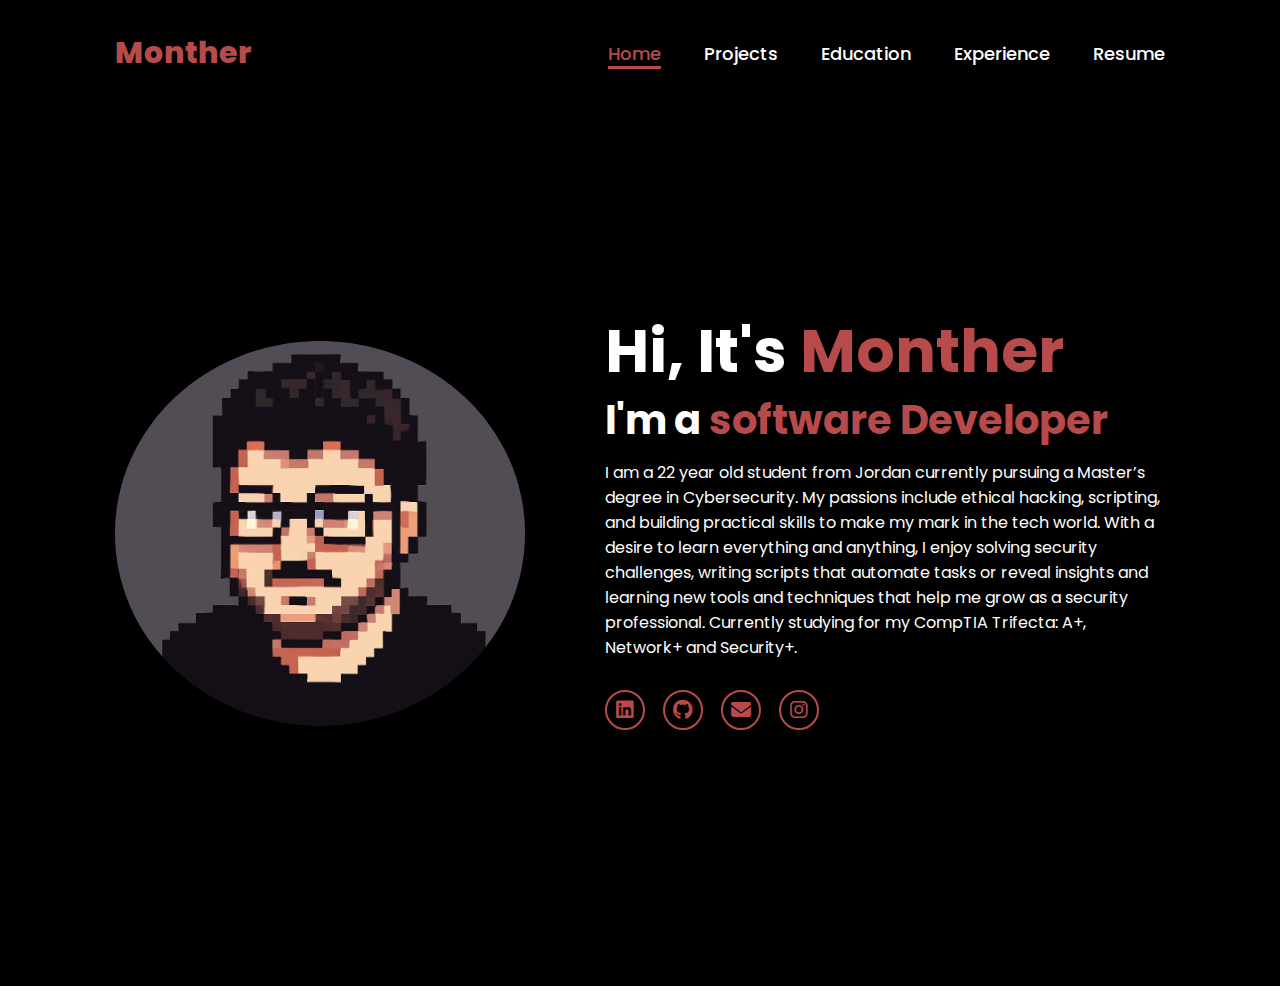
<file: index.html>
<!DOCTYPE html>
<html lang="en">
    
<head>
    <meta charset="UTF-8">
    <meta name="viewport" content="width=device-width, initial-scale=1.0">
    <link rel="stylesheet" href="https://cdnjs.cloudflare.com/ajax/libs/font-awesome/6.5.2/css/all.min.css">
    <link rel="stylesheet" href="style.css">
    <title>Portfolio Website</title>
</head>
<body>
    <header>
        <a href="#" class="logo">Monther</a>

        <nav>
            <a href="#" class="active"> Home</a>
            <a href="projects.html" >Projects</a>
            <a href="education.html" >Education</a>
            <a href="experience.html" >Experience</a>
            <a href="Resume.pdf" target="_blank">Resume</a>
        </nav>
        <div class="menu-icon">
  <i class="fa-solid fa-bars open-icon"></i>
  <i class="fa-solid fa-xmark close-icon"></i>
</div>
    </header>
    <section class="home">
        <div class="home-img">
            <img src="Pixel Art.png" alt="">
        </div>
        <div class="home-content">
            <h1>Hi, It's <span>Monther</span></h1>
            <h3 class="typing-text">I'm a <span></span></h3>
            <p>I am a 22 year old student from Jordan currently pursuing a Master’s degree in Cybersecurity. My passions include ethical hacking, scripting, and building practical skills to make my mark in the tech world. With a desire to learn everything and anything, I enjoy solving security challenges, writing scripts that automate tasks or reveal insights and learning new tools and techniques that help me grow as a security professional. Currently studying for my CompTIA Trifecta: A+, Network+ and Security+.</p>
            <div class="social-icons">
                <a href="https://www.linkedin.com/in/montheralsayyed/"target="_blank"><i class="fa-brands fa-linkedin"></i></a>
                <a href="https://github.com/montheralsayyed/About-Me"target="_blank"><i class="fa-brands fa-github"></i></a>
                <a href="mailto:montheraalsayyed@gmail.com"target="_blank"><i class="fa-solid fa-envelope"></i></a>
                <a href="https://www.instagram.com/montheralsayyed/"target="_blank"><i class="fa-brands fa-instagram"></i></a>
            </div>
        </div>
    </section>
    <script src="script.js"></script>
</body>
</html>
</file>
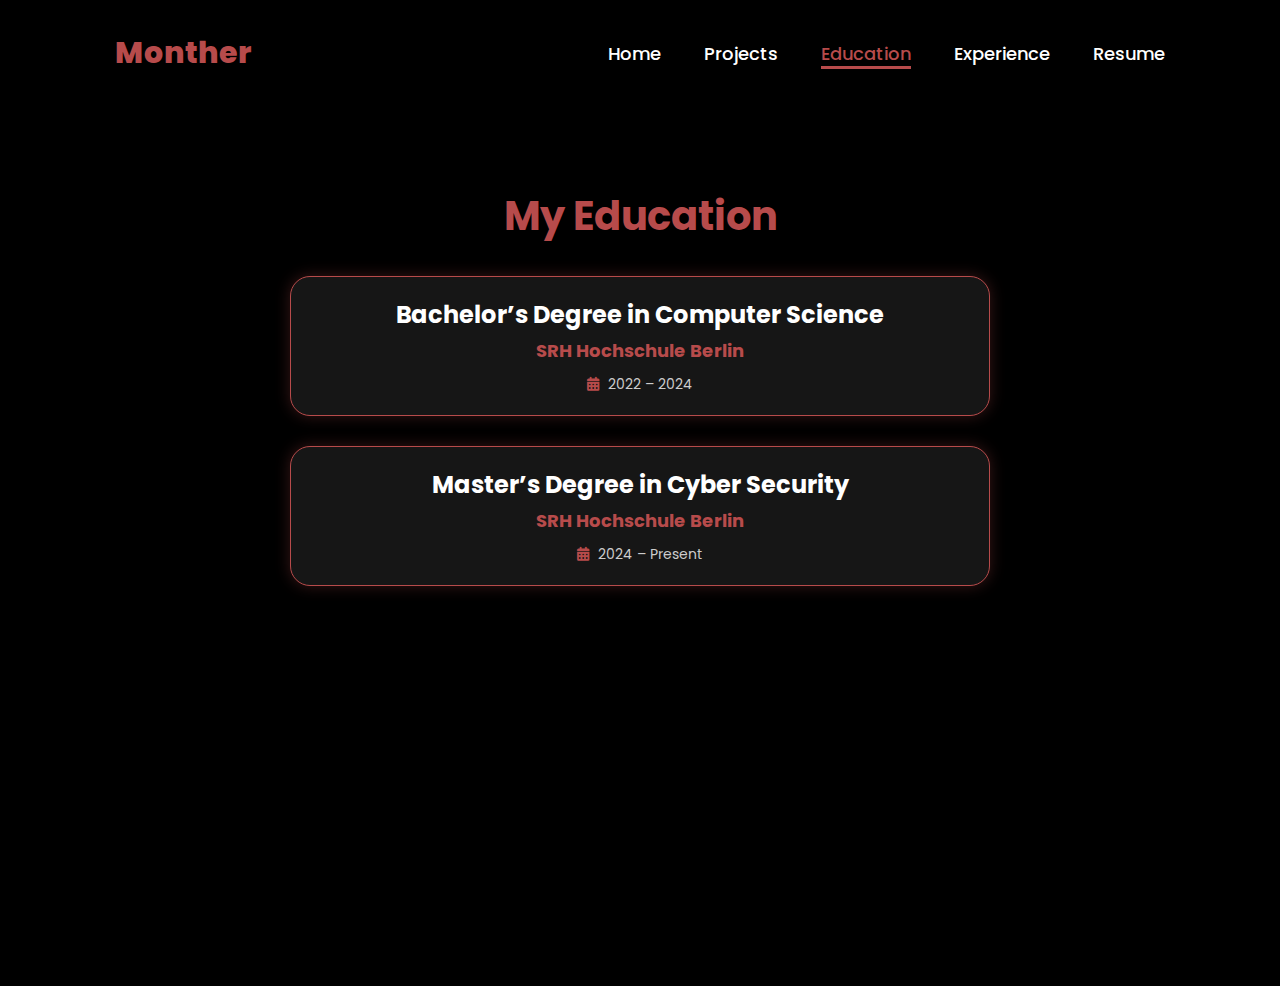
<file: education.html>
<!DOCTYPE html>
<html lang="en">
<head>
    <meta charset="UTF-8">
    <meta name="viewport" content="width=device-width, initial-scale=1.0">
    <link rel="stylesheet" href="https://cdnjs.cloudflare.com/ajax/libs/font-awesome/6.5.2/css/all.min.css">
    <link rel="stylesheet" href="style.css">
    <title>Education</title>
</head>
<body>
    <header>
        <a href="index.html" class="logo">Monther</a>
        <nav>
            <a href="index.html">Home</a>
            <a href="projects.html">Projects</a>
            <a href="education.html" class="active">Education</a>
            <a href="experience.html">Experience</a>
            <a href="Resume.pdf" target="_blank">Resume</a>
        </nav>
    </header>

    <section class="education">
        <h1 class="section-title">My Education</h1>
        <div class="education-container">
            <div class="education-item">
                <h2>Bachelor’s Degree in Computer Science</h2>
                <h3>SRH Hochschule Berlin</h3>
                <p><i class="fa-solid fa-calendar-days"></i> 2022 – 2024</p>
            </div>
            <div class="education-item">
                <h2>Master’s Degree in Cyber Security</h2>
                <h3>SRH Hochschule Berlin</h3>
                <p><i class="fa-solid fa-calendar-days"></i> 2024 – Present</p>
            </div>
        </div>
    </section>
</body>
</html>
</file>
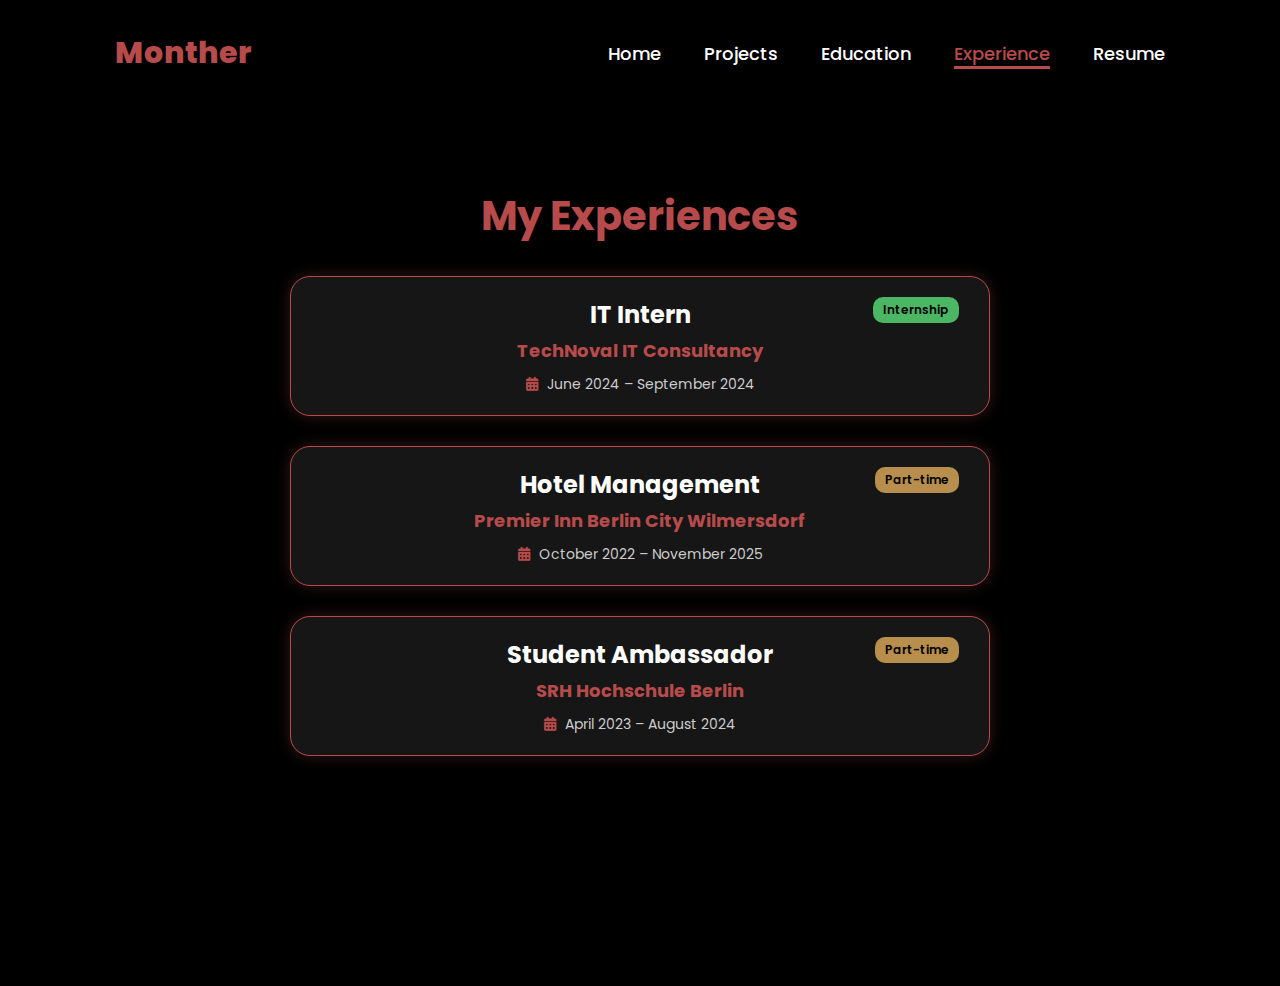
<file: experience.html>
<!DOCTYPE html>
<html lang="en">
<head>
    <meta charset="UTF-8">
    <meta name="viewport" content="width=device-width, initial-scale=1.0">
    <link rel="stylesheet" href="https://cdnjs.cloudflare.com/ajax/libs/font-awesome/6.5.2/css/all.min.css">
    <link rel="stylesheet" href="style.css">
    <title>Experience</title>
</head>
<body>
    <header>
        <a href="index.html" class="logo">Monther</a>
        <nav>
            <a href="index.html">Home</a>
            <a href="projects.html">Projects</a>
            <a href="education.html">Education</a>
            <a href="experience.html" class="active">Experience</a>
            <a href="Resume.pdf" target="_blank">Resume</a>
        </nav>
    </header>

    <section class="experience">
        <h1 class="section-title">My Experiences</h1>

        <div class="experience-container">
            <div class="experience-item">
                <h2>IT Intern</h2>
                <h3>TechNoval IT Consultancy</h3>
                <p><i class="fa-solid fa-calendar-days"></i> June 2024 – September 2024</p>
                <span class="job-type internship">Internship</span>
            </div>

            <div class="experience-item">
                <h2>Hotel Management</h2>
                <h3>Premier Inn Berlin City Wilmersdorf</h3>
                <p><i class="fa-solid fa-calendar-days"></i> October 2022 – November 2025</p>
                <span class="job-type part-time">Part-time</span>
            </div>

            <div class="experience-item">
                <h2>Student Ambassador</h2>
                <h3>SRH Hochschule Berlin</h3>
                <p><i class="fa-solid fa-calendar-days"></i> April 2023 – August 2024 </p>
                <span class="job-type part-time">Part-time</span>
            </div>
        </div>
    </section>
</body>
</html>
</file>
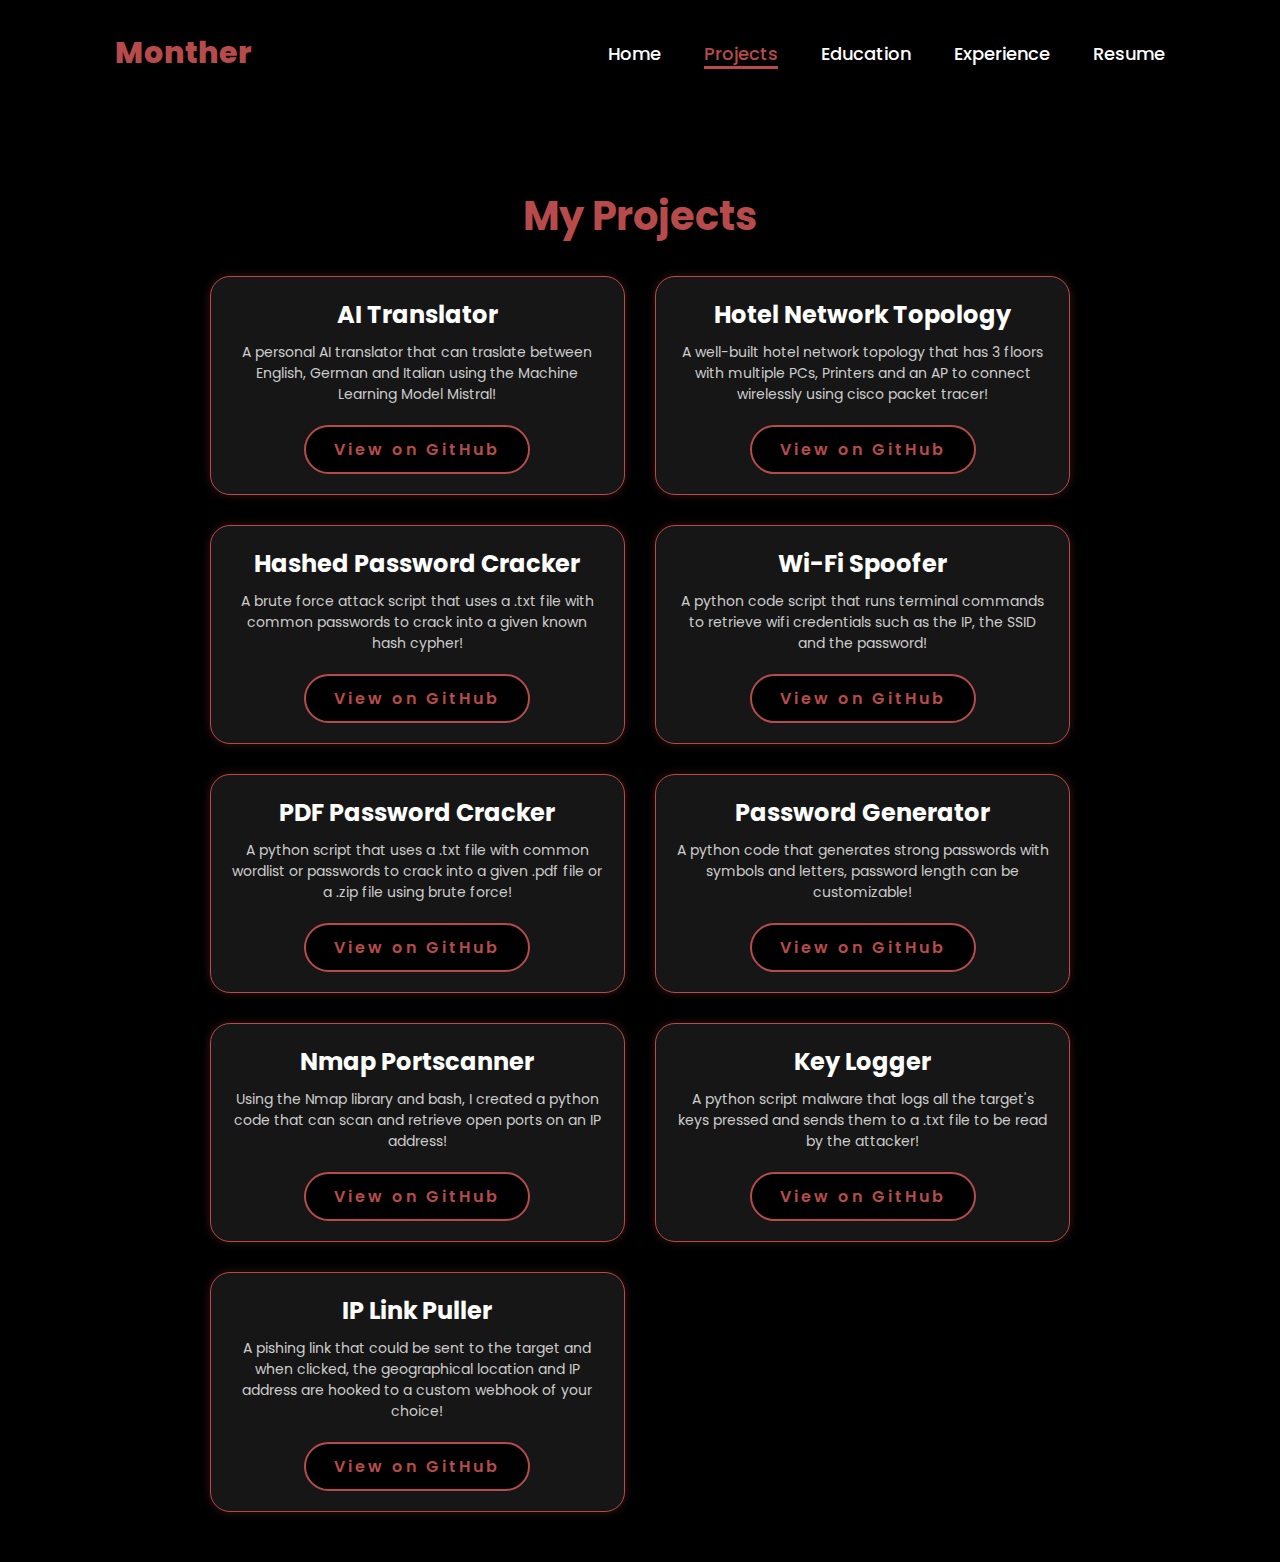
<file: projects.html>
<!DOCTYPE html>
<html lang="en">
<head>
    <meta charset="UTF-8">
    <meta name="viewport" content="width=device-width, initial-scale=1.0">
    <link rel="stylesheet" href="https://cdnjs.cloudflare.com/ajax/libs/font-awesome/6.5.2/css/all.min.css">
    <link rel="stylesheet" href="style.css">
    <title>My Projects</title>
</head>
<body>
    <header>
        <a href="index.html" class="logo">Monther</a>
        <nav>
            <a href="index.html">Home</a>
            <a href="projects.html" class="active">Projects</a>
            <a href="education.html">Education</a>
            <a href="experience.html">Experience</a>
            <a href="Resume.pdf" target="_blank">Resume</a>
        </nav>
        <div class="menu-icon">
  <i class="fa-solid fa-bars open-icon"></i>
  <i class="fa-solid fa-xmark close-icon"></i>
</div>
    </header>

    <section class="projects">
        <h1 class="section-title">My Projects</h1>
        <div class="projects-container">
            <div class="project-card">
                <h2>AI Translator</h2>
                <p>A personal AI translator that can traslate between English, German and Italian using the Machine Learning Model Mistral!</p>
                <a href="https://github.com/montheralsayyed/AI-Translator" target="_blank" class="btn">View on GitHub</a>
            </div>
            <div class="project-card">
                <h2>Hotel Network Topology</h2>
                <p>A well-built hotel network topology that has 3 floors with multiple PCs, Printers and an AP to connect wirelessly using cisco packet tracer!</p>
                <a href="https://github.com/montheralsayyed/Hotel-Network-Topology" target="_blank" class="btn">View on GitHub</a>
            </div>
            <div class="project-card">
                <h2>Hashed Password Cracker</h2>
                <p>A brute force attack script that uses a .txt file with common passwords to crack into a given known hash cypher!</p>
                <a href="https://github.com/montheralsayyed/Hashed-Password-Cracker" target="_blank" class="btn">View on GitHub</a>
            </div>
            <div class="project-card">
                <h2>Wi-Fi Spoofer</h2>
                <p>A python code script that runs terminal commands to retrieve wifi credentials such as the IP, the SSID and the password!</p>
                <a href="https://github.com/montheralsayyed/WiFi-Spoofer" target="_blank" class="btn">View on GitHub</a>
            </div>
            <div class="project-card">
                <h2>PDF Password Cracker</h2>
                <p>A python script that uses a .txt file with common wordlist or passwords to crack into a given .pdf file or a .zip file using brute force!</p>
                <a href="https://github.com/montheralsayyed/PDF-Password-Cracker" target="_blank" class="btn">View on GitHub</a>
            </div>
            <div class="project-card">
                <h2>Password Generator</h2>
                <p>A python code that generates strong passwords with symbols and letters, password length can be customizable!</p>
                <a href="https://github.com/montheralsayyed/Password-Generator" target="_blank" class="btn">View on GitHub</a>
            </div>
            <div class="project-card">
                <h2>Nmap Portscanner</h2>
                <p>Using the Nmap library and bash, I created a python code that can scan and retrieve open ports on an IP address!</p>
                <a href="https://github.com/montheralsayyed/Nmap-Portscanner" target="_blank" class="btn">View on GitHub</a>
            </div>
            <div class="project-card">
                <h2>Key Logger</h2>
                <p>A python script malware that logs all the target's keys pressed and sends them to a .txt file to be read by the attacker!</p>
                <a href="https://github.com/montheralsayyed/KeyLogger" target="_blank" class="btn">View on GitHub</a>
            </div>
            <div class="project-card">
                <h2>IP Link Puller</h2>
                <p>A pishing link that could be sent to the target and when clicked, the geographical location and IP address are hooked to a custom webhook of your choice!</p>
                <a href="https://github.com/montheralsayyed/KeyLogger" target="_blank" class="btn">View on GitHub</a>
            </div>
        </div>
    </section>
    <script src="script.js"></script>
</body>
</html>
</file>
<file: style.css>
@import url('https://fonts.googleapis.com/css2?family=Poppins:wght@100;200;300;400;500;600&display=swap');

*{
    margin: 0;
    padding: 0;
    box-sizing: border-box;
    text-decoration: none;
    border: none;
    outline: none;
    font-family: 'Poppins', sans-serif;
}

html{
    font-size: 62.5%;
}

body{
    width: 100%;
    height: 100vh;
    overflow-x: hidden;
    background-color: black;
    color: white;
}

header {
    margin-top: 20px;
    position: relative;
    width: 100%;
    padding: 1rem 9%;
    background-color: transparent;
    filter: drop-shadow(10px);
    display: flex;
    justify-content: space-between;
    align-items: center;
    z-index: 9999;
}


.logo{
    font-size: 3rem;
    color: #b74b4b;
    font-weight: 800;
    cursor: pointer;
    transition: 0.5s ease;
}

.logo:hover{
    transform: scale(1.1);
}

nav a{
    font-size: 1.8rem;
    color: white;
    margin-left: 4rem;
    font-weight: 500;
    transition: 0.3s ease;
    border-bottom: 3px solid transparent;
}

nav a:hover,
nav a.active{
    color: #b74b4b;
    border-bottom: 3px solid #b74b4b;
}

@media(max-width:995px){
    nav{
        position: absolute;
        display: none;
        top: 0;
        right: 0;
        width: 40%;
        border-left: 3px solid #b74b4b;
        border-bottom: 3px solid #b74b4b;
        border-bottom-left-radius: 2rem;
        padding: 1rem solid;
        background-color: #161616;
        border-top: 0.1rem solid rgba(0,0,0,0.1);
    }

    nav.active{
        display: block;
    }

    nav a{
        display: block;
        font-size: 2rem;
        margin: 3rem 0;
    }

    nav a:hover,
    nav a.active{
        padding: 1rem;
        border-radius: 0.5rem;
        border-bottom: 0.5rem solid #b74b4b;
    }
}

section{
    min-height: 100vh;
    padding: 5rem 9% 5rem;
}

.home{
    display: flex;
    justify-content: center;
    align-items: center;
    gap: 8rem;
    background-color: black;
}

.home .home-content h1{
    font-size: 6rem;
    font-weight: 700;
    line-height: 1.3;
}

span{
    color: #b74b4b;
}

.home-content h3{
    font-size: 4rem;
    margin-bottom: 1rem;
    font-weight: 700;
}

.home-content p{
    font-size: 1.6rem;
}

.home-img{
    border-radius: 50%;
}

.home-img img{
    position: relative;
    width: 32vw;
    border-radius: 50%;
    box-shadow: 0 0 25px solid #b74b4b;
    cursor: pointer;
    transition: 0.2s linear;
}

.home-img img:hover{
    font-size: 1.8rem;
    font-weight: 500;
}

.social-icons a{
    display: inline-flex;
    justify-content: center;
    align-items: center;
    width: 4rem;
    height: 4rem;
    background-color: transparent;
    border: 0.2rem solid #b74b4b;
    font-size: 2rem;
    border-radius: 50%;
    margin: 3rem 1.5rem 3rem 0;
    transition: 0.3s ease;
    color: #b74b4b;
}

.social-icons a:hover{
    color: black;
    transform: scale(1.3) translateY(-5px);
    background-color: #b74b4b;
    box-shadow: 0  0 25px #b74b4b;
}

.btn{
    display: inline-block;
    padding: 1rem 2.8rem;
    background-color: black;
    border-radius: 4rem;
    font-size: 1.6rem;
    color: #b74b4b;
    letter-spacing: 0.3rem;
    font-weight: 600;
    border: 2px solid #b74b4b;
    transition: 0.3s ease;
    cursor: pointer;
    align-self: center;
}

.btn:hover{
    transform: scale3d(1.03);
    background-color: #b74b4b;
    color: black;
    box-shadow: 0 0 25px #b74b4b;
}

.typing-text{
    font-size: 34px;
    font-weight: 600;
    min-width: 280px;
}

.typing-text span{
    position: relative;
}

.typing-text span::before{
    content: "software Developer";
    color: #b74b4b;
    animation: words 20s infinite;
}

.typing-text span::after{
    content: "";
    background-color: black;
    position: absolute;
    width: calc(100% + 8px);
    height: 100%;
    border-left: 3px solid black;
    right: -8;
    animation: cursor 0.6s infinite;
}

@keyframes cursor{
    to{
        border-left: 3px solid #b74b4b;
    }
}

@keyframes words{
    0%, 20%{
        content: "Student";
    }
    21%, 40%{
        content: "Jr. Eth-Hacker";
    }
    41%, 60%{
        content: "Script Writer";
    }
    61%, 80%{
        content: "Sec Analyst";
    }
    81%, 100%{
        content: "Jr. Pen-Tester";
    }
}

@media (max-width: 1000px){
    .home{
        gap: 4rem;
    }
}

@media(max-width:995px){
    .home{
        flex-direction: column;
        margin: 5rem 4rem;
    }

    .home .home-content h3{
        font-size: 2.5rem;
    }

    .home-content h1{
        font-size: 5rem;
    }

    .home-img img{
        width: 70vw;
        margin-top: 4rem;
    }
}
.projects {
    padding-top: 10rem;
    text-align: center;
    background-color: black;
}

.section-title {
    font-size: 4rem;
    color: #b74b4b;
    margin-bottom: 3rem;
}

.projects-container {
    display: grid;
    grid-template-columns: repeat(auto-fit, minmax(300px, 1fr));
    gap: 3rem;
    padding: 0 9%;
}

.project-card {
    background-color: #161616;
    border: 1px solid #b74b4b;
    border-radius: 2rem;
    padding: 2rem;
    box-shadow: 0 0 10px rgba(183, 75, 75, 0.3);
    transition: 0.3s ease;
    display: flex;
    flex-direction: column;
    justify-content: space-between;
    height: 100%;
}


.project-card:hover {
    transform: translateY(-10px);
    box-shadow: 0 0 25px #b74b4b;
}

.project-card h2 {
    font-size: 2.4rem;
    color: white;
    margin-bottom: 1rem;
}

.project-card p {
    font-size: 1.4rem;
    color: #ccc;
    margin-bottom: 2rem;
}
.education {
    padding-top: 10rem;
    text-align: center;
    background-color: black;
}

.education-container {
    display: flex;
    flex-direction: column;
    align-items: center;
    gap: 3rem;
    padding: 0 9%;
}

.education-item {
    background-color: #161616;
    border: 1px solid #b74b4b;
    border-radius: 2rem;
    padding: 2rem 3rem;
    width: 100%;
    max-width: 700px;
    box-shadow: 0 0 15px rgba(183, 75, 75, 0.3);
    transition: 0.3s ease;
}

.education-item:hover {
    transform: translateY(-5px);
    box-shadow: 0 0 25px #b74b4b;
}

.education-item h2 {
    color: white;
    font-size: 2.4rem;
    margin-bottom: 0.5rem;
}

.education-item h3 {
    color: #b74b4b;
    font-size: 1.8rem;
    margin-bottom: 1rem;
}

.education-item p {
    color: #ccc;
    font-size: 1.4rem;
}

.education-item i {
    color: #b74b4b;
    margin-right: 0.5rem;
}
.experience {
    padding-top: 10rem;
    text-align: center;
    background-color: black;
}

.experience-container {
    display: flex;
    flex-direction: column;
    align-items: center;
    gap: 3rem;
    padding: 0 9%;
}

.experience-item {
    background-color: #161616;
    border: 1px solid #b74b4b;
    border-radius: 2rem;
    padding: 2rem 3rem;
    width: 100%;
    max-width: 700px;
    box-shadow: 0 0 15px rgba(183, 75, 75, 0.3);
    transition: 0.3s ease;
    position: relative;
}

.experience-item:hover {
    transform: translateY(-5px);
    box-shadow: 0 0 25px #b74b4b;
}

.experience-item h2 {
    color: white;
    font-size: 2.4rem;
    margin-bottom: 0.5rem;
}

.experience-item h3 {
    color: #b74b4b;
    font-size: 1.8rem;
    margin-bottom: 1rem;
}

.experience-item p {
    color: #ccc;
    font-size: 1.4rem;
}

.experience-item i {
    color: #b74b4b;
    margin-right: 0.5rem;
}

.job-type {
    position: absolute;
    top: 2rem;
    right: 3rem;
    font-size: 1.2rem;
    background-color: #b74b4b;
    color: black;
    padding: 0.4rem 1rem;
    border-radius: 1rem;
    font-weight: 600;
}

.job-type.part-time {
    background-color: #b78e4b;
}

.job-type.internship {
    background-color: #4bb764;
}
.menu-icon {
    display: none;
    font-size: 3rem;
    color: #b74b4b;
    cursor: pointer;
}

@media(max-width:995px) {
    .menu-icon {
        display: block;
    }

    nav {
    position: absolute;
    top: 70px;
    right: 9%;
    width: 60%;
    background-color: #161616;
    border: 2px solid #b74b4b;
    border-radius: 1rem;
    display: none;
    flex-direction: column;
    text-align: center;
    transform-origin: top;
    transform: scaleY(0);
    opacity: 0;
    transition: transform 0.4s ease, opacity 0.4s ease;
}


    nav a {
        margin: 1.5rem 0;
        font-size: 2rem;
    }

    nav.active {
    display: flex;
    transform: scaleY(1);
    opacity: 1;
}

}
.menu-icon i {
    transition: 0.3s ease;
}

.close-icon {
    display: none;
}

.menu-icon.active .open-icon {
    display: none;
}

.menu-icon.active .close-icon {
    display: inline;
}
@media (max-width: 768px) {
    .job-type {
        position: relative;
        top: auto;
        right: auto;
        display: inline-block;
        margin-top: 1rem;
        align-self: flex-start;
    }

    .experience-item {
        text-align: left;
    }

    .experience-item h2 {
        font-size: 2rem;
    }
}
</file>
